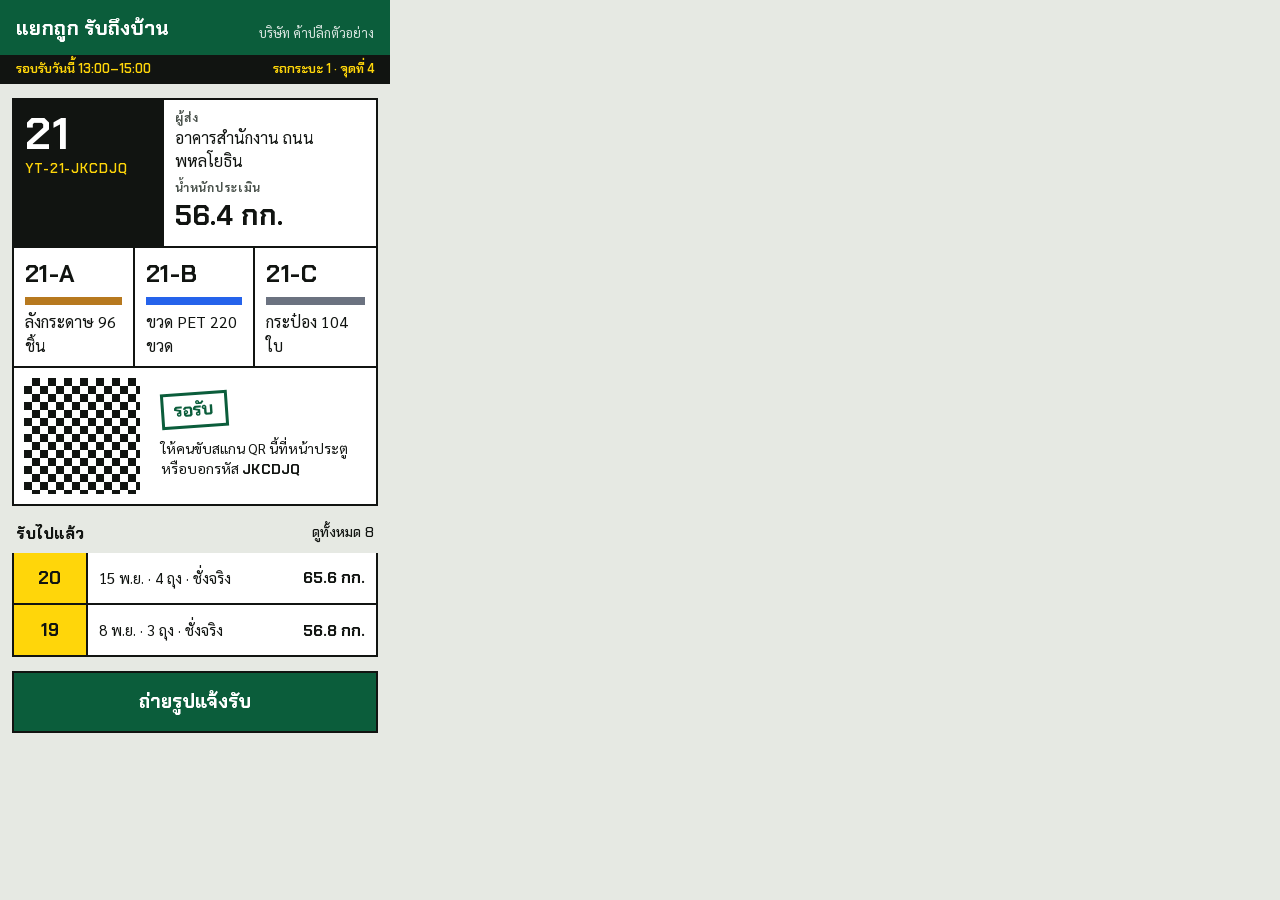
<file: .impeccable/mocks/decision/assigned.html>
<!doctype html><html lang="th"><head><meta charset="utf-8">
<link rel="stylesheet" href="https://fonts.googleapis.com/css2?family=Chakra+Petch:wght@500;600;700&family=Sarabun:wght@400;500;700&display=swap">
<style>
*{box-sizing:border-box;margin:0}
body{width:390px;height:844px;overflow:hidden;background:#e6e9e3;font-family:Sarabun,sans-serif;color:#111411;font-size:16px;line-height:1.45}
.code{font-family:"Chakra Petch",sans-serif;font-weight:700;letter-spacing:.02em}
header{background:#0b5d3b;color:#fff;padding:14px 16px 12px;display:flex;justify-content:space-between;align-items:flex-end}
header b{font-family:"Chakra Petch";font-size:20px;font-weight:700}
header span{font-size:13px;opacity:.85}
.strip{background:#111411;color:#ffd60a;font-family:"Chakra Petch";font-weight:600;font-size:13px;padding:5px 16px;display:flex;justify-content:space-between}
main{padding:14px 12px}
.label{background:#fff;border:2px solid #111411}
.row{display:flex;border-bottom:2px solid #111411}
.cell{padding:9px 11px;flex:1;border-right:2px solid #111411}
.cell:last-child{border-right:0}
.k{font-size:12px;font-weight:700;text-transform:uppercase;letter-spacing:.06em;color:#4a524c;display:block}
.sort{background:#111411;color:#fff;font-size:44px;line-height:1;padding:12px 11px;flex:none;width:150px}
.sort small{display:block;font-size:13px;color:#ffd60a;margin-top:6px;font-weight:600}
.qr{width:116px;height:116px;flex:none;margin:10px;background:
 conic-gradient(#111411 25%,#fff 0 50%,#111411 0 75%,#fff 0) 0 0/16px 16px}
.bags{display:grid;grid-template-columns:repeat(3,1fr)}
.bag{padding:9px 11px;border-right:2px solid #111411}
.bag:last-child{border-right:0}
.bag .code{font-size:24px;display:block}
.mat{display:block;height:8px;margin:6px 0 5px}
.stamp{display:inline-block;border:3px solid #0b5d3b;color:#0b5d3b;font-family:"Chakra Petch";font-weight:700;font-size:18px;padding:2px 10px;transform:rotate(-4deg);margin:10px 11px}
.big{font-family:"Chakra Petch";font-weight:700;font-size:28px}
h2{font-family:"Chakra Petch";font-size:16px;font-weight:700;margin:16px 4px 8px;display:flex;justify-content:space-between}
.item{background:#fff;border:2px solid #111411;border-top:0;display:flex;align-items:center}
.item:first-of-type{border-top:2px solid #111411}
.item .code{background:#ffd60a;padding:12px 10px;font-size:18px;width:74px;text-align:center;border-right:2px solid #111411}
.item p{padding:8px 11px;flex:1;font-size:15px}
.item b{font-family:"Chakra Petch";padding-right:11px}
.btn{display:block;margin:14px 0 0;background:#0b5d3b;color:#fff;font-family:"Chakra Petch";font-weight:700;font-size:19px;text-align:center;padding:15px;border:2px solid #111411}
</style></head><body>
<header><b>แยกถูก รับถึงบ้าน</b><span>บริษัท ค้าปลีกตัวอย่าง</span></header>
<div class="strip"><span>รอบรับวันนี้ 13:00–15:00</span><span>รถกระบะ 1 · จุดที่ 4</span></div>
<main>
 <div class="label">
  <div class="row"><div class="sort code">21<small>YT-21-JKCDJQ</small></div>
   <div class="cell"><span class="k">ผู้ส่ง</span>อาคารสำนักงาน ถนนพหลโยธิน<br><span class="k" style="margin-top:6px">น้ำหนักประเมิน</span><span class="big">56.4 กก.</span></div></div>
  <div class="row bags">
   <div class="bag"><span class="code">21-A</span><span class="mat" style="background:#b7791f"></span>ลังกระดาษ 96 ชิ้น</div>
   <div class="bag"><span class="code">21-B</span><span class="mat" style="background:#2563eb"></span>ขวด PET 220 ขวด</div>
   <div class="bag"><span class="code">21-C</span><span class="mat" style="background:#6b7280"></span>กระป๋อง 104 ใบ</div></div>
  <div class="row" style="border-bottom:0;align-items:center"><div class="qr"></div>
   <div><span class="stamp">รอรับ</span><p style="padding:0 11px 10px;font-size:14px">ให้คนขับสแกน QR นี้ที่หน้าประตู<br>หรือบอกรหัส <b class="code">JKCDJQ</b></p></div></div>
 </div>
 <h2><span>รับไปแล้ว</span><span style="font-weight:500;font-size:14px">ดูทั้งหมด 8</span></h2>
 <div class="item"><span class="code">20</span><p>15 พ.ย. · 4 ถุง · ชั่งจริง</p><b>65.6 กก.</b></div>
 <div class="item"><span class="code">19</span><p>8 พ.ย. · 3 ถุง · ชั่งจริง</p><b>56.8 กก.</b></div>
 <a class="btn">ถ่ายรูปแจ้งรับ</a>
</main></body></html>
</file>
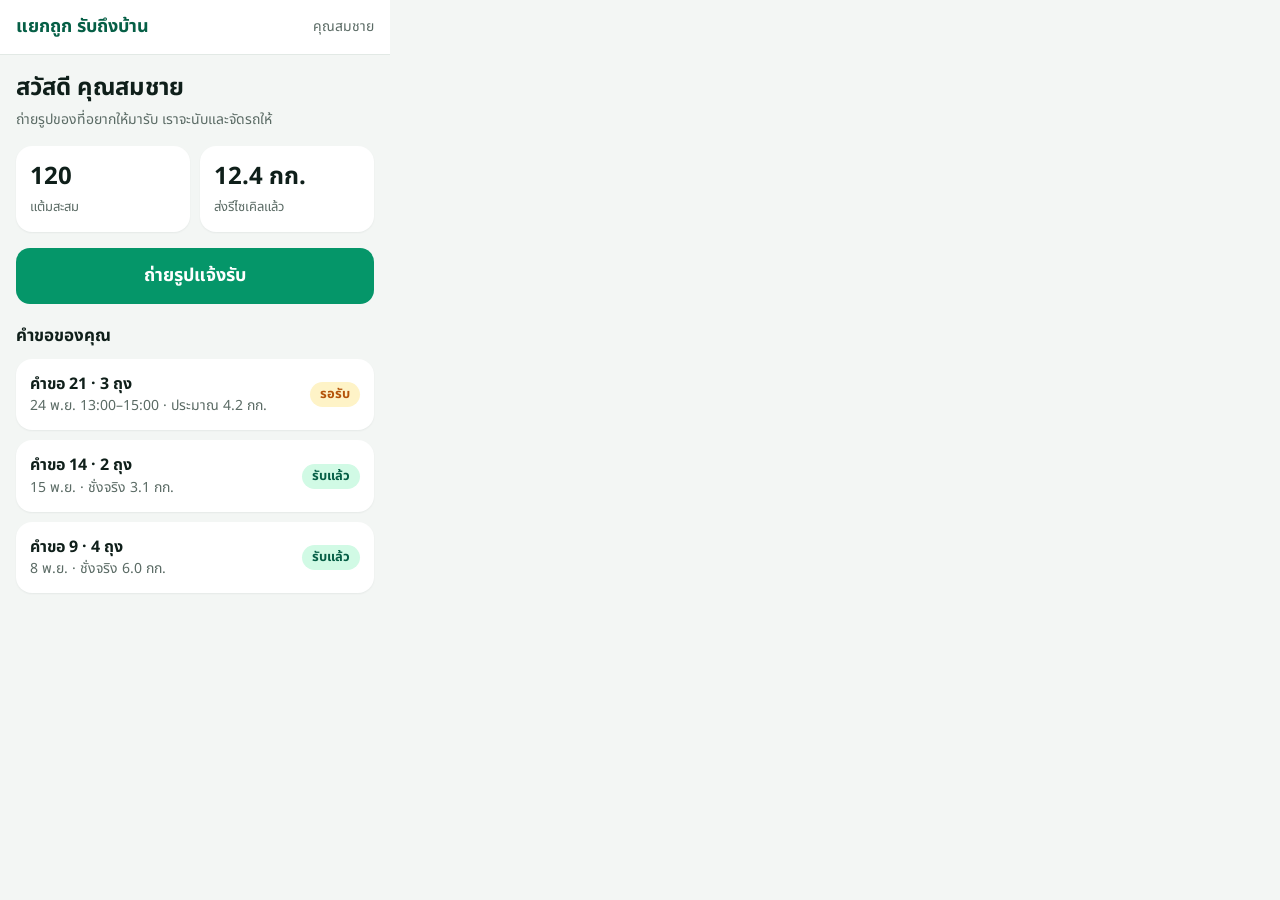
<file: .impeccable/mocks/decision/canon.html>
<!doctype html><html lang="th"><head><meta charset="utf-8">
<link rel="stylesheet" href="https://fonts.googleapis.com/css2?family=Noto+Sans+Thai:wght@400;500;700&display=swap">
<style>
*{box-sizing:border-box;margin:0}
body{width:390px;height:844px;overflow:hidden;background:#f3f6f4;font-family:"Noto Sans Thai",sans-serif;color:#0f1f1a;font-size:16px;line-height:1.45}
header{background:#fff;padding:14px 16px;display:flex;justify-content:space-between;align-items:center;border-bottom:1px solid #e2e9e5}
header b{font-size:18px;color:#065f46}
main{padding:16px}
h1{font-size:24px;font-weight:700;margin-bottom:4px}
.muted{color:#5b6b65;font-size:14px}
.stats{display:grid;grid-template-columns:1fr 1fr;gap:10px;margin:16px 0}
.stat{background:#fff;border-radius:16px;padding:14px;box-shadow:0 1px 2px rgba(15,31,26,.06)}
.stat b{display:block;font-size:24px}
.stat span{font-size:13px;color:#5b6b65}
.btn{display:block;background:#059669;color:#fff;font-weight:700;font-size:18px;text-align:center;padding:15px;border-radius:14px}
h2{font-size:17px;margin:20px 0 10px}
.card{background:#fff;border-radius:16px;padding:14px;margin-bottom:10px;box-shadow:0 1px 2px rgba(15,31,26,.06);display:flex;justify-content:space-between;align-items:center}
.badge{background:#d1fae5;color:#065f46;font-size:13px;font-weight:700;padding:3px 10px;border-radius:99px}
.badge.w{background:#fef3c7;color:#b45309}
</style></head><body>
<header><b>แยกถูก รับถึงบ้าน</b><span class="muted">คุณสมชาย</span></header>
<main>
 <h1>สวัสดี คุณสมชาย</h1><p class="muted">ถ่ายรูปของที่อยากให้มารับ เราจะนับและจัดรถให้</p>
 <div class="stats"><div class="stat"><b>120</b><span>แต้มสะสม</span></div><div class="stat"><b>12.4 กก.</b><span>ส่งรีไซเคิลแล้ว</span></div></div>
 <a class="btn">ถ่ายรูปแจ้งรับ</a>
 <h2>คำขอของคุณ</h2>
 <div class="card"><div><b>คำขอ 21 · 3 ถุง</b><p class="muted">24 พ.ย. 13:00–15:00 · ประมาณ 4.2 กก.</p></div><span class="badge w">รอรับ</span></div>
 <div class="card"><div><b>คำขอ 14 · 2 ถุง</b><p class="muted">15 พ.ย. · ชั่งจริง 3.1 กก.</p></div><span class="badge">รับแล้ว</span></div>
 <div class="card"><div><b>คำขอ 9 · 4 ถุง</b><p class="muted">8 พ.ย. · ชั่งจริง 6.0 กก.</p></div><span class="badge">รับแล้ว</span></div>
</main></body></html>
</file>
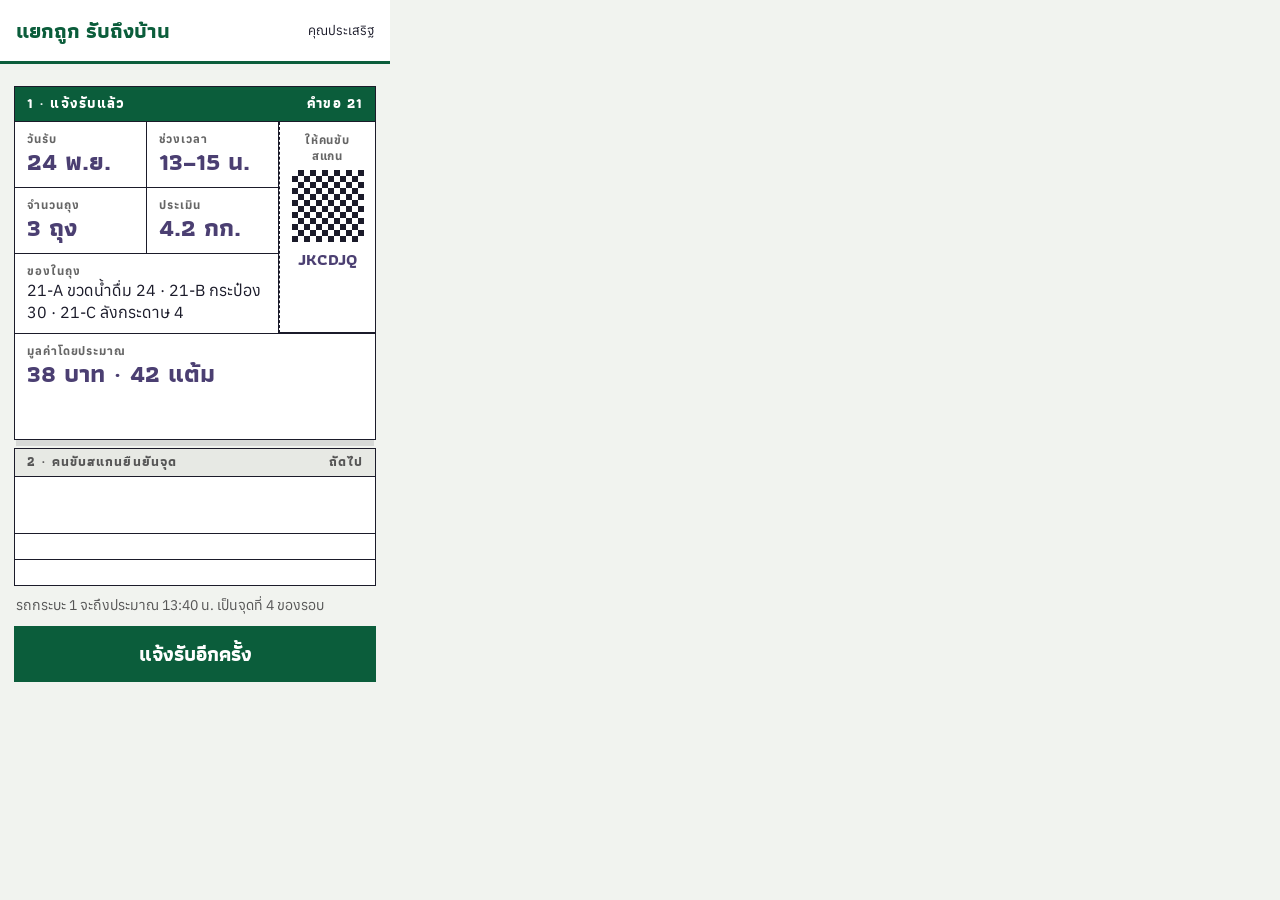
<file: .impeccable/mocks/decision/challenger-wallet.html>
<!doctype html><html lang="th"><head><meta charset="utf-8">
<link rel="stylesheet" href="https://fonts.googleapis.com/css2?family=Anuphan:wght@400;500;700&family=Athiti:wght@600;700&display=swap">
<style>
*{box-sizing:border-box;margin:0}
body{width:390px;height:844px;overflow:hidden;background:#f1f3ef;font-family:Anuphan,sans-serif;color:#1b1b2a;font-size:16px;line-height:1.4}
header{padding:16px;display:flex;justify-content:space-between;align-items:center;border-bottom:3px solid #0b5d3b;background:#fff}
header b{font-family:Athiti;font-weight:700;font-size:21px;color:#0b5d3b}
header span{font-size:13px}
.book{margin:22px 14px 0;position:relative;height:500px}
.cp{position:absolute;left:0;right:0;background:#fff;border:1.5px solid #1b1b2a;height:86px}
.cp .tab{background:#e7e9e4;border-bottom:1.5px solid #1b1b2a;font-family:Athiti;font-weight:700;font-size:13px;letter-spacing:.08em;padding:4px 12px;display:flex;justify-content:space-between;color:#555}
.c4{top:414px}.c3{top:388px}.c2{top:362px}
.c1{top:0;height:354px;z-index:2;box-shadow:0 8px 0 -2px rgba(27,27,42,.12)}
.c1 .tab{background:#0b5d3b;color:#fff;font-size:14px;padding:7px 12px}
.grid{display:grid;grid-template-columns:1fr 1fr 96px}
.f{padding:9px 12px;border-right:1px solid #1b1b2a;border-bottom:1px solid #1b1b2a;min-height:66px}
.f small{display:block;font-size:11.5px;font-weight:700;letter-spacing:.08em;color:#666}
.f b{font-family:Athiti;font-weight:700;font-size:25px;color:#4b3f72;line-height:1.15}
.stub{grid-row:span 3;border-left:1.5px dashed #1b1b2a;border-right:0;padding:10px;text-align:center}
.qr{width:72px;height:72px;margin:6px auto;background:conic-gradient(#1b1b2a 25%,#fff 0 50%,#1b1b2a 0 75%,#fff 0) 0 0/12px 12px}
.wide{grid-column:span 2;border-bottom:0}
.stamp{position:absolute;right:112px;top:214px;border:3px solid #c8102e;color:#c8102e;font-family:Athiti;font-weight:700;font-size:20px;padding:0 12px;transform:rotate(-7deg);background:rgba(255,255,255,.7)}
.btn{display:block;margin:6px 14px 0;background:#0b5d3b;color:#fff;font-family:Athiti;font-weight:700;font-size:20px;text-align:center;padding:14px}
p.note{margin:10px 16px;font-size:14px;color:#555}
</style></head><body>
<header><b>แยกถูก รับถึงบ้าน</b><span>คุณประเสริฐ</span></header>
<div class="book">
 <div class="cp c4"><div class="tab"><span>4 · ส่งถึงศูนย์คัดแยก</span><span>ยังไม่ถึง</span></div></div>
 <div class="cp c3"><div class="tab"><span>3 · ชั่งน้ำหนักจริง</span><span>ยังไม่ถึง</span></div></div>
 <div class="cp c2"><div class="tab"><span>2 · คนขับสแกนยืนยันจุด</span><span>ถัดไป</span></div></div>
 <div class="cp c1"><div class="tab"><span>1 · แจ้งรับแล้ว</span><span>คำขอ 21</span></div>
  <div class="grid">
   <div class="f"><small>วันรับ</small><b>24 พ.ย.</b></div><div class="f"><small>ช่วงเวลา</small><b>13–15 น.</b></div>
   <div class="f stub"><small>ให้คนขับสแกน</small><div class="qr"></div><b style="font-size:17px">JKCDJQ</b></div>
   <div class="f"><small>จำนวนถุง</small><b>3 ถุง</b></div><div class="f"><small>ประเมิน</small><b>4.2 กก.</b></div>
   <div class="f wide"><small>ของในถุง</small>21-A ขวดน้ำดื่ม 24 · 21-B กระป๋อง 30 · 21-C ลังกระดาษ 4</div>
  </div>
  <div class="f" style="border:0;border-top:1px solid #1b1b2a"><small>มูลค่าโดยประมาณ</small><b>38 บาท · 42 แต้ม</b></div>
 </div>
 <div class="stamp">รอรถมารับ</div>
</div>
<p class="note">รถกระบะ 1 จะถึงประมาณ 13:40 น. เป็นจุดที่ 4 ของรอบ</p>
<a class="btn">แจ้งรับอีกครั้ง</a>
</body></html>
</file>
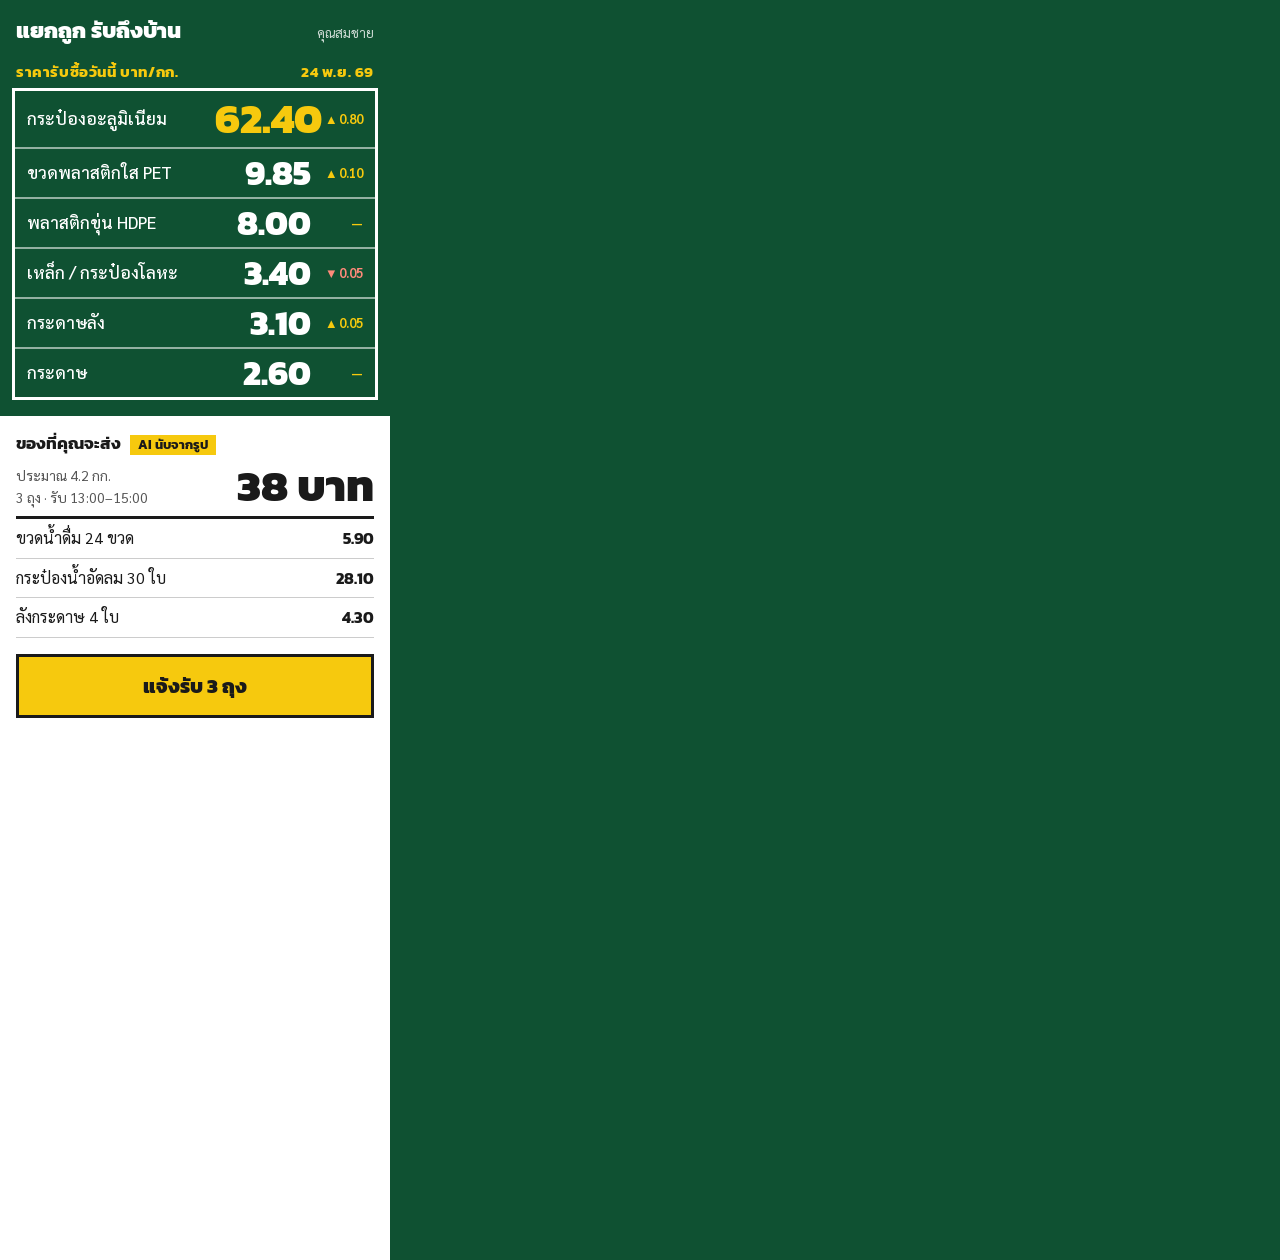
<file: .impeccable/mocks/decision/model-pick.html>
<!doctype html><html lang="th"><head><meta charset="utf-8">
<link rel="stylesheet" href="https://fonts.googleapis.com/css2?family=Kanit:wght@500;700;800&family=Sarabun:wght@400;500;700&display=swap">
<style>
*{box-sizing:border-box;margin:0}
body{width:390px;height:844px;overflow:hidden;background:#0f5132;font-family:Sarabun,sans-serif;color:#fff;font-size:16px;line-height:1.4}
header{padding:16px 16px 6px;display:flex;justify-content:space-between;align-items:baseline}
header b{font-family:Kanit;font-weight:800;font-size:22px}
header span{font-size:13px;opacity:.8}
h1{font-family:Kanit;font-weight:700;font-size:15px;letter-spacing:.04em;color:#f6c90e;padding:8px 16px 6px;display:flex;justify-content:space-between}
.board{margin:0 12px;border:3px solid #fff}
.r{display:grid;grid-template-columns:1fr 96px 52px;align-items:center;border-bottom:2px solid rgba(255,255,255,.55);padding:7px 12px}
.r:last-child{border-bottom:0}
.r span{font-size:17px;font-weight:500}
.r b{font-family:Kanit;font-weight:800;font-size:34px;line-height:1;text-align:right;color:#fff;font-variant-numeric:tabular-nums}
.r i{font-style:normal;font-size:13px;text-align:right;color:#f6c90e;font-weight:700}
.r.top b{color:#f6c90e;font-size:42px}
.dn{color:#ff8a7a!important}
.sheet{background:#fff;color:#1a1a1a;margin-top:16px;height:100%;padding:16px}
.sheet h2{font-family:Kanit;font-weight:700;font-size:17px;margin-bottom:8px}
.sum{display:flex;justify-content:space-between;align-items:flex-end;border-bottom:3px solid #1a1a1a;padding-bottom:8px}
.sum b{font-family:Kanit;font-weight:800;font-size:44px;line-height:1}
.sum small{font-size:14px;color:#555}
.line{display:flex;justify-content:space-between;padding:8px 0;border-bottom:1px solid #ccc;font-size:16px}
.line b{font-family:Kanit;font-weight:700;font-variant-numeric:tabular-nums}
.tag{display:inline-block;background:#f6c90e;color:#1a1a1a;font-family:Kanit;font-weight:700;font-size:13px;padding:1px 8px;margin-left:6px}
.btn{display:block;margin-top:16px;background:#f6c90e;color:#1a1a1a;font-family:Kanit;font-weight:800;font-size:20px;text-align:center;padding:15px;border:3px solid #1a1a1a}
</style></head><body>
<header><b>แยกถูก รับถึงบ้าน</b><span>คุณสมชาย</span></header>
<h1><span>ราคารับซื้อวันนี้ บาท/กก.</span><span>24 พ.ย. 69</span></h1>
<div class="board">
 <div class="r top"><span>กระป๋องอะลูมิเนียม</span><b>62.40</b><i>▲ 0.80</i></div>
 <div class="r"><span>ขวดพลาสติกใส PET</span><b>9.85</b><i>▲ 0.10</i></div>
 <div class="r"><span>พลาสติกขุ่น HDPE</span><b>8.00</b><i>—</i></div>
 <div class="r"><span>เหล็ก / กระป๋องโลหะ</span><b>3.40</b><i class="dn">▼ 0.05</i></div>
 <div class="r"><span>กระดาษลัง</span><b>3.10</b><i>▲ 0.05</i></div>
 <div class="r"><span>กระดาษ</span><b>2.60</b><i>—</i></div>
</div>
<div class="sheet">
 <h2>ของที่คุณจะส่ง <span class="tag">AI นับจากรูป</span></h2>
 <div class="sum"><div><small>ประมาณ 4.2 กก.</small><br><small>3 ถุง · รับ 13:00–15:00</small></div><b>38 บาท</b></div>
 <div class="line"><span>ขวดน้ำดื่ม 24 ขวด</span><b>5.90</b></div>
 <div class="line"><span>กระป๋องน้ำอัดลม 30 ใบ</span><b>28.10</b></div>
 <div class="line"><span>ลังกระดาษ 4 ใบ</span><b>4.30</b></div>
 <a class="btn">แจ้งรับ 3 ถุง</a>
</div></body></html>
</file>
